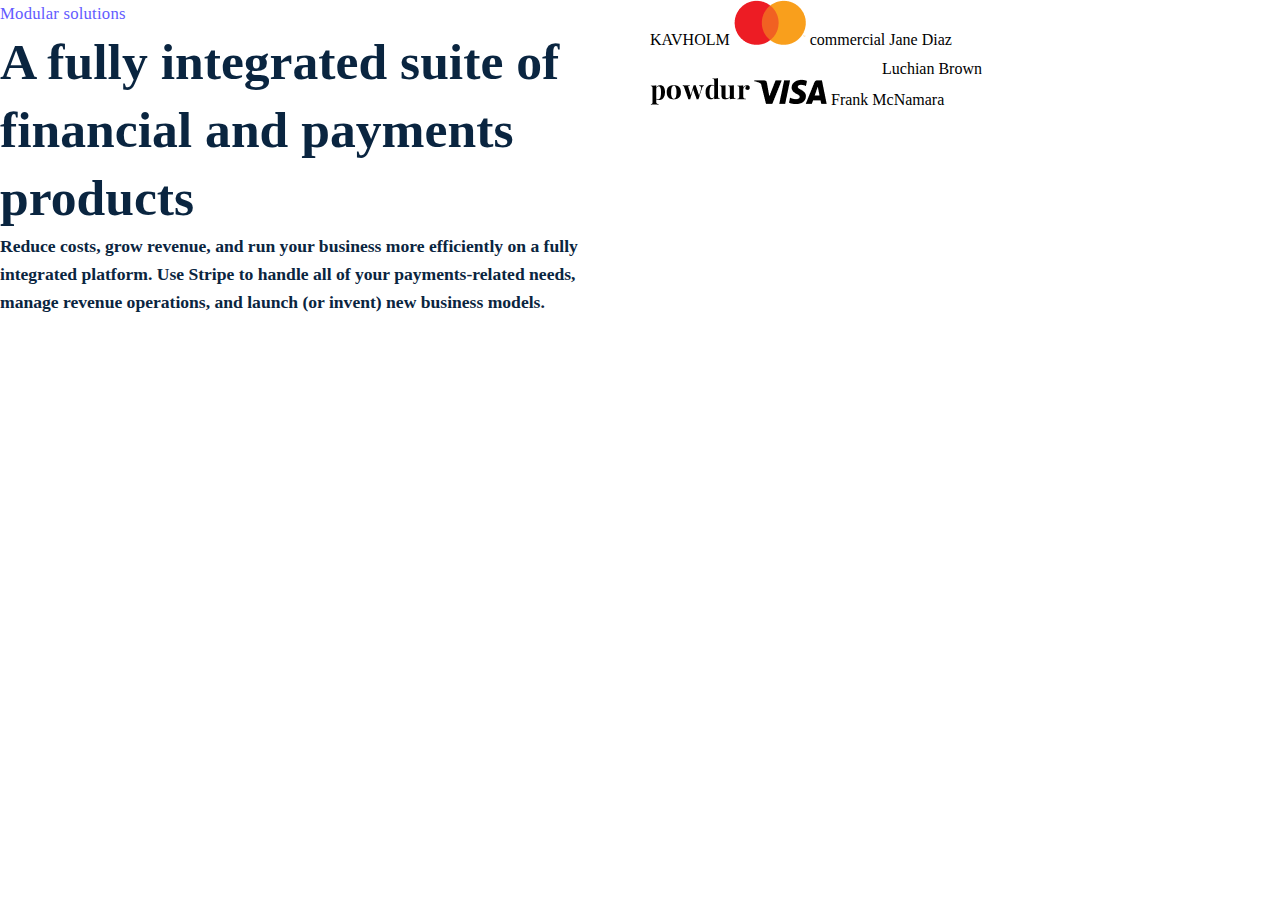
<file: index.html>
<!DOCTYPE html>
<html lang="en">
<head>
    <meta charset="UTF-8">
    <meta name="viewport" content="width=device-width, initial-scale=1.0">
    <link rel="stylesheet" href="style.css">
    <title>Document</title>
</head>
<body>
    <section class="info-wrapper">

        <!--================================================================
        ======================== first sector ==============================
        =================================================================-->

        <div class="text-wrapper">
            <div class="modular"><h4>Modular solutions</h4></div>
            <h2>A fully integrated
                suite of financial
                and payments
                products</h2>
            <p>Reduce costs, grow revenue, and run your business
                more efficiently on a fully integrated platform. Use
                Stripe to handle all of your payments-related needs,
                manage revenue operations, and launch (or invent) new
                business models.</p>
        </div>

        <!-- ============================================================ -->
        <section class="cards-section">  
            <div class="animation-container">  
                <div class="cards-container"> 
    
    <!--/////////////////////////////////////////////////// 
    ////////////         first card          //////////////
    ////////////////////////////////////////////////////-->
    
                    <div class="card-1-assembled">
                        <span class="kavholm">KAVHOLM</span>
                        <img src="/cards/card-media/visa-balls.png" class="visa-balls" alt="">
                        <span class="commercial">commercial</span>
                        <span class="jane-diaz">Jane Diaz</span>
                    </div>
    
    <!--/////////////////////////////////////////////////// 
    ////////////        second card          //////////////
    ////////////////////////////////////////////////////-->
     
                    <div class="card-2-assembled">  
                        <img src="/cards/card-media/rocket-rides.png" alt="" class="rocket-rides">  
                        <img src="/cards/card-media/visa-text.png" class="visa-text" alt="">  
                        <span class="lucian">Luchian Brown</span>  
                        <section class="wawes-animation">  
                            <div class="wave1 wave"></div>  
                            <div class="wave2 wave"></div>  
                            <div class="wave3 wave"></div>  
                            <div class="wave4 wave"></div>  
                            <div class="wave5 wave"></div>  
                            <div class="wave6 wave"></div>  
                            <div class="wave7 wave"></div>  
                            <div class="wave8 wave"></div>  
                            <div class="wave9 wave"></div>  
                            <div class="wave10 wave"></div>  
                            <div class="wave11 wave"></div>  
                        </section>  
                    </div>    
    
     <!-- ///////////////////////////////////////////////////
    ////////////          third card          //////////////
    ////////////////////////////////////////////////////  -->
                        <div class="card-3-assembled">
                        <img src="/cards/card-media/powdur.png" class="powdur" alt="">
                        <img src="/cards/card-media/visa-text-black.png" class="visa-text-black" alt="">
                        <span class="namara">Frank McNamara</span>
                        <div class="card-illustration-wrapper">
                            <div class="ball ball-1"></div>
                            <div class="ball ball-2"></div>
                            <div class="ball ball-3"></div>
                            <div class="ball ball-4"></div>
                        </div>
                    </div> 
                </div>  
            </div>  
            <div class="sector2" >  
            </div> 
             
        </section>
    </section>
</body>
</html>
</file>
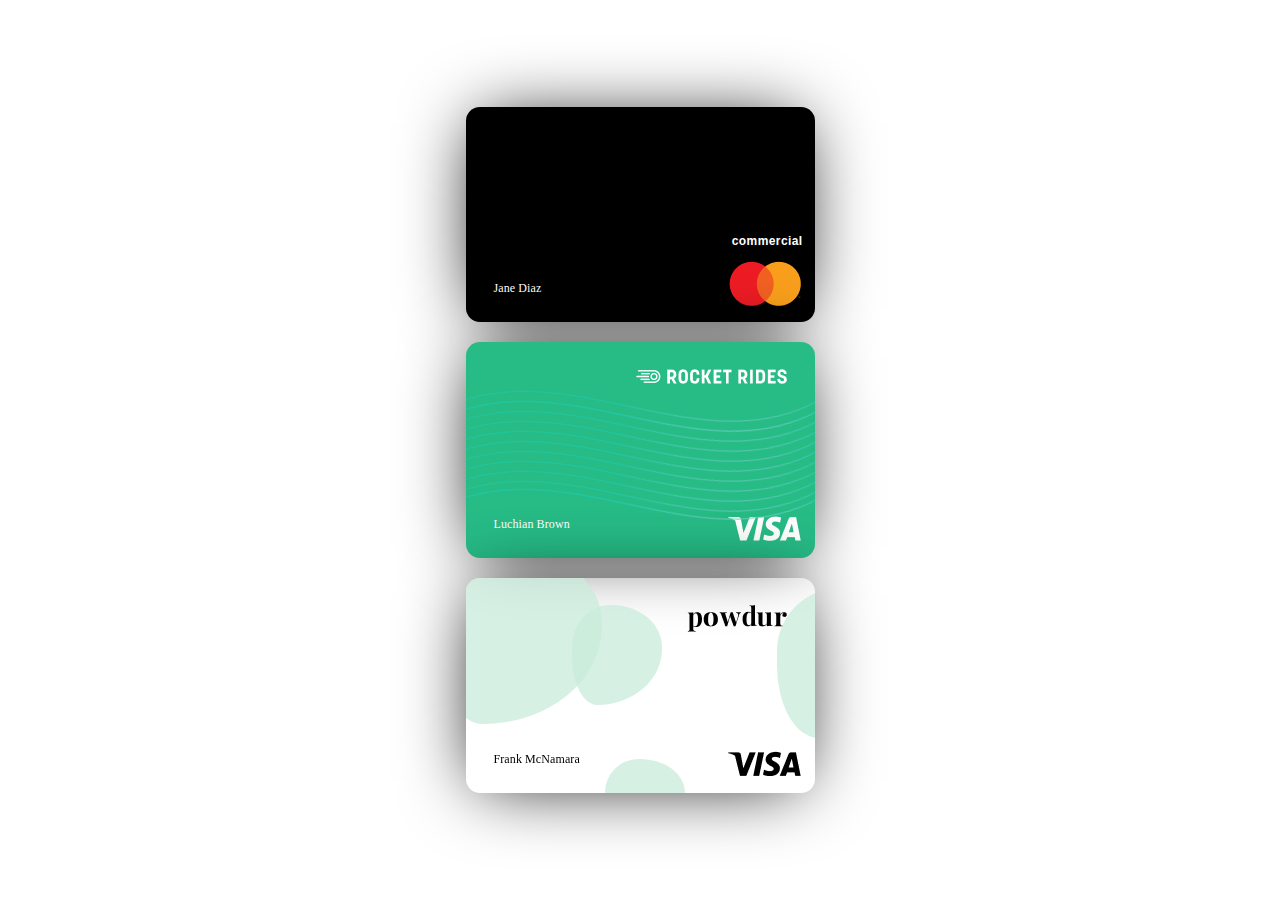
<file: cards/cards.html>
<!DOCTYPE html>
<html lang="en">
<head>
    <meta charset="UTF-8">
    <meta name="viewport" content="width=device-width, initial-scale=1.0">
    <link rel="stylesheet" href="/cards/cards.css">
    <title>Document</title>
</head>
<body>
    <section class="cards-section">  
        <div class="animation-container">  
            <div class="cards-container"> 

<!--/////////////////////////////////////////////////// 
////////////         first card          //////////////
////////////////////////////////////////////////////-->

                <div class="card-1-assembled">
                    <span class="kavholm">KAVHOLM</span>
                    <img src="/cards/card-media/visa-balls.png" class="visa-balls" alt="">
                    <span class="commercial">commercial</span>
                    <span class="jane-diaz">Jane Diaz</span>
                </div>

<!--/////////////////////////////////////////////////// 
////////////        second card          //////////////
////////////////////////////////////////////////////-->
 
                <div class="card-2-assembled">  
                    <img src="/cards/card-media/rocket-rides.png" alt="" class="rocket-rides">  
                    <img src="/cards/card-media/visa-text.png" class="visa-text" alt="">  
                    <span class="lucian">Luchian Brown</span>  
                    <section class="wawes-animation">  
                        <div class="wave1 wave"></div>  
                        <div class="wave2 wave"></div>  
                        <div class="wave3 wave"></div>  
                        <div class="wave4 wave"></div>  
                        <div class="wave5 wave"></div>  
                        <div class="wave6 wave"></div>  
                        <div class="wave7 wave"></div>  
                        <div class="wave8 wave"></div>  
                        <div class="wave9 wave"></div>  
                        <div class="wave10 wave"></div>  
                        <div class="wave11 wave"></div>  
                    </section>  
                </div>    

 <!-- ///////////////////////////////////////////////////
////////////          third card          //////////////
////////////////////////////////////////////////////  -->
                    <div class="card-3-assembled">
                    <img src="/cards/card-media/powdur.png" class="powdur" alt="">
                    <img src="/cards/card-media/visa-text-black.png" class="visa-text-black" alt="">
                    <span class="namara">Frank McNamara</span>
                    <div class="card-illustration-wrapper">
                        <div class="ball ball-1"></div>
                        <div class="ball ball-2"></div>
                        <div class="ball ball-3"></div>
                        <div class="ball ball-4"></div>
                    </div>
                </div> 
            </div>  
        </div>  
        <div class="sector2" >  
        </div> 
         
    </section> 
</body>
</html>
</file>
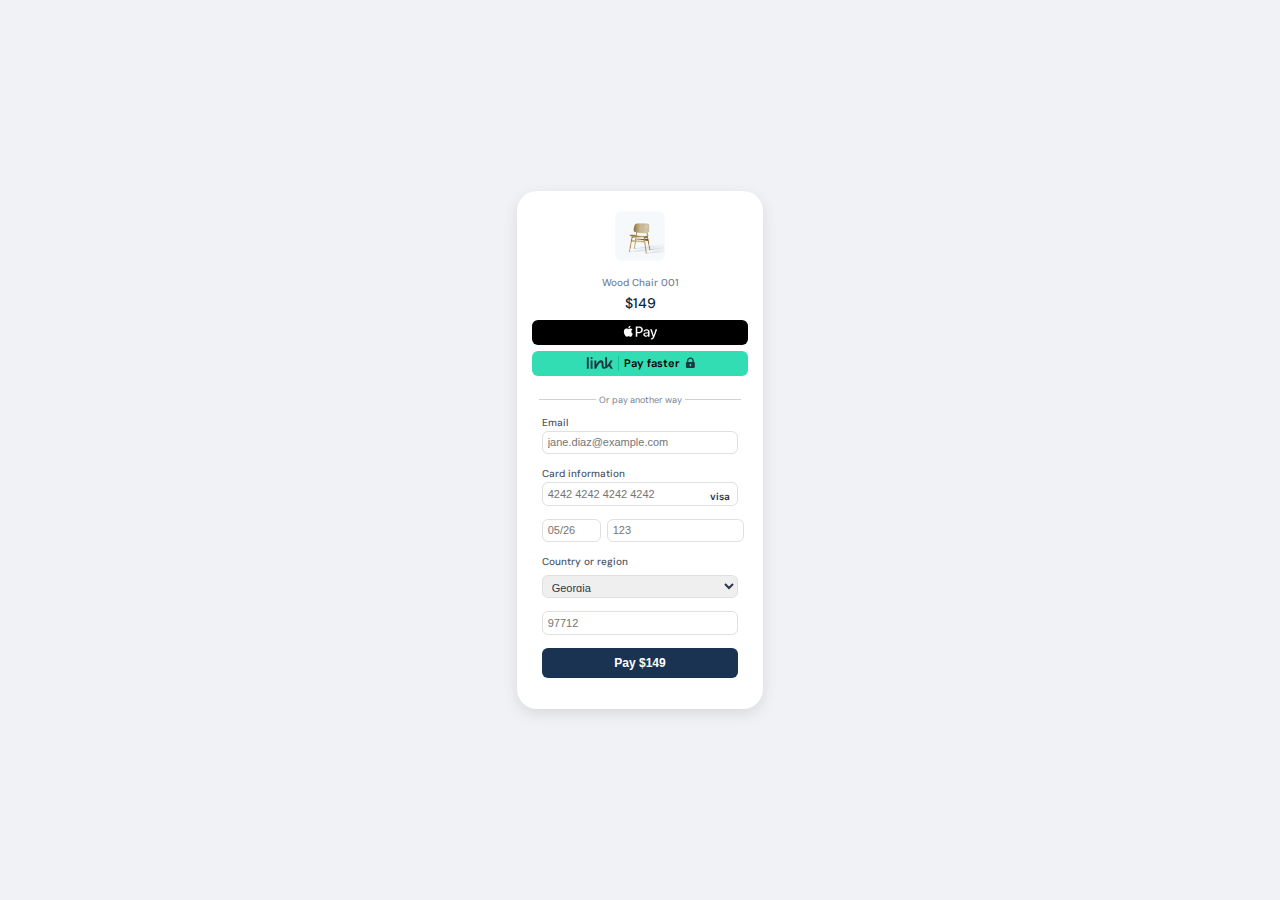
<file: form/forms.html>
<!DOCTYPE html>  
<html lang="en">  
<head>  
    <meta charset="UTF-8">  
    <meta name="viewport" content="width=device-width, initial-scale=1.0">  
    <title>Payment Form</title>  
    <link rel="stylesheet" href="/experimental/experiment.css">  
    <link href="https://fonts.googleapis.com/css2?family=DM+Sans:wght@400;500;700&display=swap" rel="stylesheet">
    <link rel="stylesheet" href="/form/forms.css">  
</head>  
<body>  
<div class="form-container">  
    <div class="product-info">  
        <div class="product-img">  
            <img src="/form/chair.jpg.png" alt="Wood Chair">  
        </div>  
        <div class="product-name">Wood Chair 001</div>  
        <div class="product-price">$149</div>  
    </div>  

    <div class="pay-btn">  
        <div class="pay-button1"><img src="/form/apple_pay.svg" alt="apple pay"></div>  
        <div class="pay-button2">
            <img src="/form/link.svg" alt="link-logo">
            <div class="link-separator"></div>
            <span>Pay faster</span>
            <img src="/form/link_lock.svg" alt="secure logo">
        </div>  
    </div>  
    <div class="pay-stick">  
        <hr class="left-hr">  
        Or pay another way  
        <hr class="right-hr">  
    </div>  

    <form>  
        <div class="form-group">  
            <label for="email">Email</label>  
            <input type="email" id="email" name="email" placeholder="jane.diaz@example.com">  
        </div>  
        <div class="form-group">  
            <label for="card-number">Card information</label>  
            <div class="card-details">  
                <input type="text" id="card-number" name="card-number" placeholder="4242 4242 4242 4242"> 
                <span class="visa-icon">visa</span>  
            </div>  
        </div>  
      <div class="form-group card-row">  
          <input type="text"  name="card-date" placeholder="05/26">  
        <input type="text" name="card-pin" placeholder="123">  
      </div>  
        <div class="form-group country-holder">  
            <label for="country">Country or region</label>  
            <select id="country" name="country">
                <option>Georgia</option>  
                <option>United States</option>  
                <option>Canada</option>  
                <option>Other</option>  
            </select>  
        </div>  
        <div class="form-group">  
          <input type="text" id="zip-code" name="zip-code" placeholder="97712">  
        </div>  

        <div class="submith-button">  
            <button type="submit" class="submith">Pay $149</button>  
        </div> 
    </form>  
</div>  
</body>  
</html>
</file>
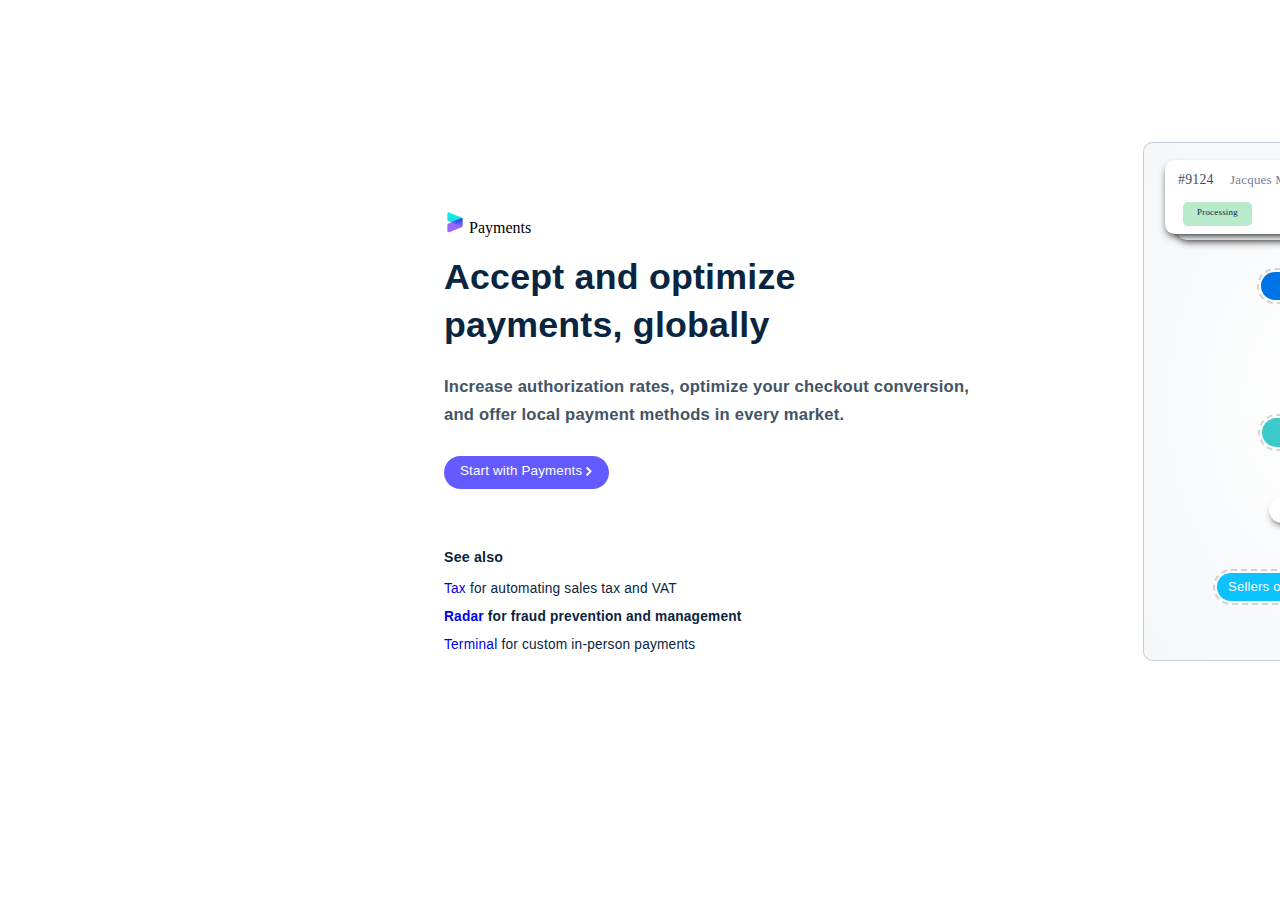
<file: payment/payment.html>
<!DOCTYPE html>
<html lang="en">
<head>
    <meta charset="UTF-8">
    <meta name="viewport" content="width=device-width, initial-scale=1.0">
    <title>Document</title>
    <link rel="stylesheet" href="/payment/payment.css">
</head>
    <body>
        <div class="sector-2">
            <div class="text-wrapper-sector2">
                    <div class="paument-form-logo">
                        <img src="/form/formsecorlogo.svg" alt="logo-svg">
                        <span class="form-sector-header">Payments</span>
                    </div>
                    <h2 class="sector2h2">
                        Accept and optimize
                        payments, globally</h2>
                <p class="sector2p">Increase authorization rates, optimize your checkout
                    conversion, and offer local payment methods in every
                    market.</p>
                <button class="sector2-btn">Start with Payments
                    <img src="/form/sector2arrow.svg" class="sector2-arrow" alt="arrow">
                </button>
                <h3 class="sector2-links-header">See also</h3>
                <p class="sector2-links-1">
                    <a href="#">Tax</a> for automating sales tax and VAT
                </p>
                <p class="sector2-links-2">
                    <a href="#">Radar</a> for fraud prevention and management
                </p>
                <p class="sector2-links-3">
                    <a href="#">Terminal</a> for custom in-person payments
                </p>
            </div>
            <div class="payment-container">
                <div class="payment-sms1">
                    <div class="sms-info">
                        <div class="sms-num">#9124</div>
                        <div class="name-from">Jacques Muller</div>
                    </div>
                    <div class="processing-border">
                        <div class="processing">Processing</div>
                    </div>
                    <div class="payment-value">$200.00</div>
                </div>
                <div class="back-payment-sms"></div>
                <div class="payment-body">
                    <div class="body-positions">
                        <div class="buyers">Buyers</div>
                        <div class="payment-svg"><img src="/payment/assets/arrows1.svg" alt=""></div>
                        <div class="platform">Platform</div>
                        <div class="payment-svg"><img src="/payment/assets/arrows.svg" alt=""></div>
                        <div class="sellers">Sellers or service providers</div>
                        <div class="payment145">$145.50</div>
                        <div class="payment45">$4.50</div>
                    </div>
                </div>
            </div>
        </div>
    </body>
</html>
</file>
<file: style.css>
*{
    margin: 0;
    padding: 0;
}


/* .info-wrapper{
    display: grid;
} */

/* ///////////////////////////////////////// */
/* ======= Left column [first sector]======= */
/* ///////////////////////////////////////// */

.info-wrapper{
    display: grid;  
    grid-template-columns: 1fr 1fr; 
    gap: 20px; 
}

.text-wrapper{ 
    display: flex;  
    flex-direction: column;
}

.modular{
    width: 28.75rem;
    height: auto;
}

.modular>h4{
    font-size: 1.046rem;
    line-height: 1.75rem;
    letter-spacing: 0.013rem;
    font-weight: 500;
    color: #635BFF;

}

.text-wrapper>h2{
    font-size: 3.227rem;
    line-height: 4.25rem;
    font-weight: 700;
    color: #0A2540;
}

.text-wrapper>p{
    font-size: 1.099rem;
    line-height: 1.75rem;
    font-weight: 700;
    color: #0A2540;
}

/* ///////////////////////////////////////// */
/* =======Right column [first sector]======= */
/* ///////////////////////////////////////// */

/* .card-wrapper{
    display: grid;
    position: relative;
}

.card-wrapper > div{
    display: grid;
    justify-content: flex-end;
    position: absolute;


}

.card-wrapper>div>img{
    margin-top: 28.33px;
    margin-right: 28.51px;
}

.first-card{
    width: 349px;
    height: 215.26px;
    border-radius: 14px;
    background-color: #000000;

}

.second-card{
    width: 349px;
    height: 215.26px;
    border-radius: 14px;
    background-color: #27BB86;
    top: 93px;
}

.front-card{
    width: 349px;
    height: 215.26px;
    border-radius: 14px;
    background-color: #ffffff;
    top: 186px;
}

.front-card :nth-child(2){
    position: absolute;
    left: 27.83px;
    top: 176.83px;
}

.front-card :last-child{
    position: absolute;
    left: 256.8px;
    top: 172.2px;
} */


  /* ///////////////////////////////////////// */
/* =======cards easy style [first sector]======= */
  /* ///////////////////////////////////////// */

  .card-wrapper{
    display: grid;
    position: relative;
  }

.card-wrapper>div{
    display: grid; 
    width: 349px;
    height: 215.26px;
    background-repeat: no-repeat;
    background-size: cover;
    position: absolute;
}

.card-wrapper>div:first-child{
    background-image: url(/first_sector/cards_easy_version/first_card.png);
}

.card-wrapper>div:nth-child(2){
    background-image: url(/first_sector/cards_easy_version/second_card.png);
    top: 93px;
}

.card-wrapper>div:last-child{
    background-image: url(/first_sector/cards_easy_version/front_card.png);
    top: 186px;
}
</file>
<file: cards/cards.css>
*{
    margin: 0;
    padding: 0;
}

body{
    display: flex;
    align-items: center;
    justify-content: center;
    width: 100%;
    height: 100vh;
}
/* //////////////////////////////////////
///////////// first card ////////////////
////////////////////////////////////// */

.card-1-assembled{
    width: 349px;
    height: 215.26px;
    border-radius: 14px;
    position: relative;
    background-color: #000000;
    box-shadow: -2px 2px 73px -14px;
    margin-bottom: 20px;
}

.card-1-assembled .kavholm {
    position: absolute;
    right: 0;
    margin-right: 28px;
    margin-top: 27px;
}

.card-1-assembled .visa-balls {
    position: absolute;
    bottom: 16.3px;
    right: 13.5px;
}

.card-1-assembled .commercial {
    position: absolute;
    font-family: sans-serif;
    font-weight: 700;
    letter-spacing: 0.4px;
    bottom: 74px;
    right: 12px;
    color: #fff;
    font-size: 12px;
}

.card-1-assembled .jane-diaz{
    position: absolute;
    font-family: 'DM Sans';
    font-weight: 500;
    letter-spacing: 0.1px;
    bottom: 26px;
    left: 28px;
    color: #fff;
    font-size: 12px;
}

/* //////////////////////////////////////
/////////////second card ////////////////
////////////////////////////////////// */

.card-2-assembled{  
    position: relative;  
    width: 349px;  
    height: 215.26px;  
    border-radius: 14px;  
    background-color: #27BB86;  
    overflow: hidden;  
    box-shadow: -2px 2px 73px -14px;
    margin-bottom: 20px;
}  

.card-2-assembled .rocket-rides {  
    position: absolute;  
    right: 0;  
    margin-right: 28px;  
    margin-top: 27px; 
}  

.card-2-assembled .visa-text {  
    position: absolute;  
    bottom: 16.3px;  
    right: 13.5px;  
}  

.card-2-assembled .commercial {  
    position: absolute;  
    font-family: sans-serif;  
    font-weight: 700;  
    letter-spacing: 0.4px;  
    bottom: 74px;  
    right: 12px;  
    color: #fff;  
    font-size: 12px;  
}  

.card-2-assembled .lucian{  
    position: absolute;  
    font-family: 'DM Sans';  
    font-weight: 500;  
    letter-spacing: 0.1px;  
    bottom: 26px;  
    left: 28px;  
    color: #fff;  
    font-size: 12px;  
}  

.wawes-animation {   
    width:100%;  
    position:absolute;  
    bottom:0;  
    left:0;  
    background: #015871;  
  }  
  
  .wave {  
    background: url(/cards/card-media/wave.png) repeat-x;   
    position: absolute;  
    width: 6400px;  
    height: 198px;  
    animation: wave 7s cubic-bezier( 0.36, 0.45, 0.63, 0.53) infinite;  
    transform: translate3d(0, 0, 0);  
    opacity: 0.8;  
  }  
  
  .wave1 {  
    top: -198px;  
  }  
  .wave2 {  
    top: -188px;  
    animation: wave 7s cubic-bezier( 0.36, 0.45, 0.63, 0.53) -.125s infinite;  
    opacity: 1;  
  }  
  .wave3 {  
      top: -178px;  
      animation: wave 7s cubic-bezier( 0.36, 0.45, 0.63, 0.53) -.25s infinite;  
  }  
    .wave4 {  
        top: -168px;  
      animation: wave 7s cubic-bezier( 0.36, 0.45, 0.63, 0.53) -.375s infinite;  
  }  
    .wave5 {  
        top: -158px;  
       animation: wave 7s cubic-bezier( 0.36, 0.45, 0.63, 0.53) -.50s infinite;  
  }  
    .wave6 {  
        top: -148px;  
      animation: wave 7s cubic-bezier( 0.36, 0.45, 0.63, 0.53) -.625s infinite;  
  }  
    .wave7 {  
       top: -138px;  
      animation: wave 7s cubic-bezier( 0.36, 0.45, 0.63, 0.53) -.75s infinite;  
  }  
      .wave8 {  
        top: -128px;  
      animation: wave 7s cubic-bezier( 0.36, 0.45, 0.63, 0.53) -.875s infinite; 
  }  
      .wave9 {  
       top: -118px;  
      animation: wave 7s cubic-bezier( 0.36, 0.45, 0.63, 0.53) -1s infinite;
  }  
    .wave10 {  
        top: -108px;  
      animation: wave 7s cubic-bezier( 0.36, 0.45, 0.63, 0.53) -1.125s infinite; 
  }  
    .wave11 {  
        top: -100px;  
      animation: wave 7s cubic-bezier( 0.36, 0.45, 0.63, 0.53) -1.25s infinite;
    opacity: 1;  
  }  
  
  @keyframes wave {  
    0% {  
      margin-left: 0;  
    }  
    100% {  
      margin-left: -1600px;  
    }  
  }  
  

/* //////////////////////////////////////
///////////// third card ////////////////
////////////////////////////////////// */

.card-3-assembled{
    position: relative;
    overflow: hidden;
    width: 349px;
    height: 215.26px;
    border-radius: 14px;
    background-color: #00000000;
    box-shadow: -2px 2px 73px -14px;
}
.card-3-assembled .powdur {
    position: absolute;
    right: 0;
    margin-right: 28px;
    margin-top: 27px;
}

.card-3-assembled .visa-text-black {
    position: absolute;
    bottom: 16.3px;
    right: 13.5px;
}



.card-3-assembled .namara{
    position: absolute;
    font-family: 'DM Sans';
    font-weight: 500;
    letter-spacing: 0.1px;
    bottom: 26px;
    left: 28px;
    color: #000000;
    font-size: 12px;
}

.ball{
    overflow: hidden;
    position: absolute;
    top: -29px;
    left: -29px;
    border-radius: 42% 56%72%28% / 42% 42% 56% 48%;
    background-color: #c9ebdac3;
    background-size: cover;
    background-position: center;
    animation: morph 3.75s linear infinite;
}

.ball-1 {  
    top: -29px;  
    left: -29px;  
    width: 165px;  
    height: 175px;  
  }  
  
  .ball-2 {  
    top: 10px;
    left: 311px;
    height: 150px;
    width: 150px; 
    animation-delay: .5s; 
  }  
  
  .ball-3 {  
    top: 181px;
    left: 139px;
    height: 80px;
    width: 80px;
    animation-delay: 1.5s;
  }  
  
  .ball-4 {  
    top: 27px;
    left: 106px;
    width: 90px;
    height: 100px; 
    animation-delay: 2s;
  }  

@keyframes morph {
    0%,
    100% {
        border-radius: 42% 56% 72% 28% / 42% 42% 56% 48%;
    }
    33% {
        border-radius: 100% 56% 56% 100% / 100% 100% 56% 56%;
    }
    66% {
        border-radius: 100% 56% 56% 100% / 100% 100% 56% 56%;
    }
}
</file>
<file: experimental/experiment.css>
*{
    margin: 0;
    padding: 0;
}

body{
    display: flex;
    align-items: center;
    justify-content: center;
    width: 100%;
    height: 100vh;
}
/* //////////////////////////////////////
///////////// first card ////////////////
////////////////////////////////////// */

.card-1-assembled{
    width: 349px;
    height: 215.26px;
    border-radius: 14px;
    position: relative;
    background-color: #000000;
    box-shadow: -2px 2px 73px -14px;
    margin-bottom: 20px;
}

.card-1-assembled .kavholm {
    position: absolute;
    right: 0;
    margin-right: 23px;
    margin-top: 27px;
    color: #fff;
    font-family: sans-serif;
    letter-spacing: .8px;
    font-size: 18px;
}

.card-1-assembled .visa-balls {
    position: absolute;
    bottom: 16.3px;
    right: 13.5px;
}

.card-1-assembled .commercial {
    position: absolute;
    font-family: sans-serif;
    font-weight: 700;
    letter-spacing: 0.4px;
    bottom: 74px;
    right: 14px;
    color: #fff;
    font-size: 12px;
}

.card-1-assembled .jane-diaz{
    position: absolute;
    font-family: 'DM Sans';
    font-weight: 500;
    letter-spacing: 0.1px;
    bottom: 26px;
    left: 28px;
    color: #fff;
    font-size: 12px;
}


.kavholm::before,  
.kavholm::after,  
.commercial::before,  
.commercial::after,  
.jane-diaz::before,  
.jane-diaz::after {  
    content: ' ';  
    position: absolute;  
    left: 0;  
    right: 0;  
    top: 0;  
    bottom: 0;  
}  

.kavholm::before,  
.commercial::before,  
.jane-diaz::before {  
    background: #000000;  
    animation: typing-text 1s steps(10) forwards;  
}  

.kavholm::after,  
.commercial::after,  
.jane-diaz::after {  
    width: 1px;  
    background: white;  
    animation:   
        typing-text 1s steps(10) forwards,  
        writing 900ms steps(10) forwards; 
        animation-fill-mode: forwards; 
}  

@keyframes typing-text{  
    to{  
        left: 100%;  
    }  
}  

@keyframes writing {  
    0% ,99.9%{  
        background: white;  
    }  
    100%{
        background: transparent;
    }
}
</file>
<file: form/forms.css>
* {
    margin: 0;
    padding: 0;
    box-sizing: border-box;
}

body {
    width: 100%;
    height: 100vh;
    display: flex;
    justify-content: center;
    align-items: center;
    background-color: #f0f2f5;
    font-family: 'DM Sans', sans-serif;
}

.form-container {
    position: relative;
    width: 246.7px;
    height: 518.51px;
    padding: 15px;
    border-radius: 20px;
    background: #fff;
    text-align: center;
    box-shadow: 0 5px 15px rgba(0, 0, 0, 0.1);
}

.product-info {
    margin-top: 5px;
}

.product-img img {
    width: 50px;
    height: auto;  
    border-radius: 8px;
    margin-bottom: 5px;
}

.product-name {
    font-size: 10px;
    font-weight: 500;
    color: #727F96;
    margin-top: 5px;
}

.product-price{
    font-size: 14px;
    font-weight: 500;
    color: #0A2540;
    margin: 5px 0;
}

.pay-btn{
    display: flex;
    flex-direction: column;
    gap: 6px;
    margin: 8px 0;
}

.link-separator{
    width: 1px;
    height: 15px;
    background: #1AC59B;
}

.pay-button1{
    display: flex;
    justify-content: center;
    align-items: center;
    width: 100%;
    border-radius: 6px;
    height: 25px;
    text-decoration: none;
    font-weight: 600;
    font-size: 11px;
}

.pay-button2{
    display: flex;
    justify-content: center;
    align-items: center;
    width: 100%;
    border-radius: 6px;
    height: 25px;
    text-decoration: none;
    font-weight: 600;
    font-size: 11px;
    background: #33DDB3;
    gap: 5px;
}

.pay-button1{
    background: #000;
}

.pay-stick{  
    display: flex;
    align-items: center;
    justify-content: center;
    color: #727F96;
    font-size: 9px;
    white-space: nowrap;
}
.pay-stick .left-hr{
    border: none;
    border-top: 1px solid #0a254036;
    width: 64px;
    margin: 15px 3px 16px 7px;
}

.pay-stick .right-hr{
    border: none;
    border-top: 1px solid #0a254036;
    width: 64px;
    margin: 15px 7px 16px 3px;
}

form{
    padding: 0 10px;
    display: flex;
    flex-direction: column;
    gap: 8px;
    margin-bottom: 10px;
}

.form-group{
    display: flex;
    flex-direction: column;
    text-align: left;
}
.form-group label{
  font-size: 10px;
  margin-bottom: 2px;
  color: #4a5568;
  font-weight: 500;
}

.form-group input, .form-group select{
    padding: 5px;
    border: 1px solid #e0e0e0;
    border-radius: 6px;
    font-size: 11px;
    color: #2d3748;
    outline: none;
    height: 23.39px;
    margin-bottom: 5px;
}

.form-group .country-holder:first-child{
    margin-top: 9px;
}

.form-group select{
    background-repeat: no-repeat;
    background-position: right 8px center;
    background-size: 12px;
    padding-right: 20px;
    margin-top: 5px;
}

.card-details{
    display: flex;
    gap: 6px;
    position: relative;
    align-items: center;
}
.card-details input {
    flex: 1;
}
.card-details span {
    position: absolute;
    right: 8px;
    top: 50%;
    transform: translateY(-50%);
    font-size: 10px;
    font-weight: 600;
    color: #2d3748;
}

.visa-icon{
    font-size: 9px;
    color: #4a5568;
    font-weight: 600;
}
.secure-icon{
  font-size: 9px;
  color: #4a5568;
  background-color: #e0e0e0;
  padding: 1px;
  border-radius: 2px;
}
.card-row{
  flex-direction: row;
  gap: 6px;
}

.card-row input:first-child {
    max-width: 30%;
}

.card-row input:last-child {
    max-width: 70%;
}

.submith-button {
    width: 100%;
}

.submith {
    width: 100%;
    background: #1A3353;
    color: #fff;
    border: none;
    padding: 8px;
    border-radius: 6px;
    cursor: pointer;
    font-size: 12px;
    font-weight: 600;
}
</file>
<file: payment/payment.css>
*{
    margin: 0;
    padding: 0;
}

body{
    width: 120rem;  
    height: 100%;  
    display: flex;  
    align-items: center;  
    justify-content: center;
}

.sector-2{
    display: flex;  
    flex-direction: row;  
    gap: 9.9375rem;  
}

.text-wrapper-sector2{
    margin-top: 13.2188rem;
    max-width: 33.75rem;
    max-height: 29.8125rem;
}

.sector2h2{
    font-family: 'DM Sans', sans-serif;
    font-weight: 700;
    font-size: 35.77px;
    line-height: 48px;
    letter-spacing: 0.2px;
    color: #0A2540;
    margin-top: 1rem;
}

.sector2p{
    font-family: 'DM Sans', sans-serif;
    font-weight: 700;
    font-size: 16.59px;
    line-height: 28px;
    letter-spacing: 0.2px;
    color: #425466;
    margin-top: 1.5rem;
}

.sector2-arrow{
    position: absolute;
    top: 10px;
    right: 17px;
}

.sector2-btn{
    position: relative;
    padding: 3px 26.8px 6px 16px;
    background: #635BFF;
    border: 1px;
    border-radius: 16.5px;
    font-family: 'DM Sans', sans-serif;
    font-weight: 500;
    font-size: 13,48px;
    line-height: 24px;
    letter-spacing: 0.2px;
    color: #fff;
    margin-top: 1.6875rem;
}

.sector2-links-header{
    font-family: 'DM Sans', sans-serif;
    font-weight: 700;
    font-size: 14.18px;
    line-height: 24px;
    letter-spacing: 0.2px;
    color: #0A2540;
    margin-top: 3.5rem;
}

.sector2-links-1{
    font-family: 'DM Sans', sans-serif;
    font-weight: 500;
    font-size: 13.71px;
    line-height: 24px;
    letter-spacing: 0.2px;
    color: #0A2540;
margin-top: 0.5rem;

}

.sector2-links-1 > a{
    text-decoration: none;
}

.sector2-links-2{
    font-family: 'DM Sans', sans-serif;
    font-weight: 700;
    font-size: 13.71px;
    line-height: 24px;
    letter-spacing: 0.2px;
    color: #0A2540;
    margin-top: 0.25rem;
}

.sector2-links-2 > a{
    text-decoration: none;
}

.sector2-links-3{
    font-family: 'DM Sans', sans-serif;
    font-weight: 500;
    font-size: 13.71px;
    line-height: 24px;
    letter-spacing: 0.2px;
    color: #0A2540;
    margin-top: 0.25rem;
}

.sector2-links-3 > a{
    text-decoration: none;
}

.payment-container{
    position: relative;
    width: 331px;
    height: 516.74px;
    border: 1.19px solid #C4CCD8;
    background: radial-gradient(#00000000, #cbd6e036);
    background-color: #fff;
    border-radius: 9.53px;
    margin-top: 8.8663rem;
}

.payment-sms1{
    position: relative;
    overflow: hidden;
    width: 290.52px;
    height: 73.82px;
    left: 21px;
    top: 17px;
    background-color: #fff;
    z-index: 2;
    border-radius: 9.53px;
    box-shadow: 0px 3.57Px 8.33px -3.57px;
}

.back-payment-sms{
    width: 261.47px;
    position: absolute;
    height: 66.44px;
    top: 31px;
    opacity: 80%;
    border: 1px;
    border-radius: 9.53px;
    box-shadow: 0px 3.57Px 8.33px -3.57px;
    left: 33px;
    z-index: 1;
}

.sms-num{
    position: absolute;
    left: 13px;
    top: 13px;
    font-size: 13.84px;
    font-weight: 500;
    line-height: 14.29px;
    letter-spacing: 0.23px;
    color: #3f4b66;
}

.name-from {
    position: absolute;
    left: 65px;
    top: 13px;
    font-size: 12.95px;
    font-weight: 500;
    line-height: 14.29px;
    letter-spacing: 0.23px;
    color: #727F96;
}

.processing-border{
    position: absolute;
    left: 18px;
    top: 42px;
    width: 69.06px;
    height: 23.81px;
    border: 1px;
    border-radius: 4.76px;
    background: #15BE534D;
}

.processing{
    position: absolute;
    bottom: 6px;
    left: 14px;
    font-size: 8.93px;
    font-weight: 500;
    line-height: 14.29px;
    letter-spacing: 0.23px;
    color: #0A2540;
}

.payment-value{
    position: absolute;
    right: 14px;
    top: 28px;
    font-size: 15.76px;
    font-weight: 500;
    line-height: 14.29px;
    color: #3F4B66;
}


.payment-body{
    position: relative;
}

.body-positions{
    display: flex;
    align-items: center;
    justify-content: center;
    flex-direction: column;
}



.buyers{
    display: flex;
    justify-content: center;
    align-items: center;
    border-radius: 11905.28px;
    background: #0073E6;
    color: #fff;
    font-family: 'DM Sans', sans-serif;
    font-weight: 500;
    font-size: 13.39px;
    line-height: 23.81px;
    letter-spacing: 0.15px;
    margin-top: 55.27px;
    margin-bottom: 9.52px;
    padding: 2.29px 26.9px;
    outline: 2px dashed lightgrey;
    outline-offset: 2px;
}

.sellers{
    display: flex;
    justify-content: center;
    align-items: center;
    padding: 2.29px 10.8px;
    border-radius: 11905.28px;
    background: #0CC2FF;
    margin-top: 6.76px;
    color: #fff;
    font-family: 'DM Sans', sans-serif;
    font-weight: 500;
    font-size: 13.17px;
    line-height: 23.81px;
    letter-spacing: 0.15px;
    outline: 2px dashed lightgrey;
    outline-offset: 2px;
}

.platform{
    display: flex;
    justify-content: center;
    align-items: center;
    padding: 2.29px 23.15px;
    border-radius: 11905.28px;
    background: #3DC9C9;
    margin-bottom: 14.14px;
    margin-top: 3.57px;
    color: #fff;
    font-family: 'DM Sans', sans-serif;
    font-weight: 500;
    font-size: 12.95px;
    line-height: 23.81px;
    letter-spacing: 0.15px;
    outline: 2px dashed lightgrey;
    outline-offset: 2px;
}

.payment145{
    padding: 3.57px 14.29px 4.76px 14.29px;
    background: #fff;
    box-shadow: 0px 4.52px 8.93px -4.41px;
    border-radius: 11905.28px;
    position: absolute;
    bottom: 78px;
}

.payment45{
    padding: 3.57px 14.29px 4.76px 14.29px;
    background: #fff;
    box-shadow: 0px 4.52px 8.93px -4.41px;
    border-radius: 11905.28px;
    position: absolute;
    right: 26px;
    bottom: 156px;
}
</file>
